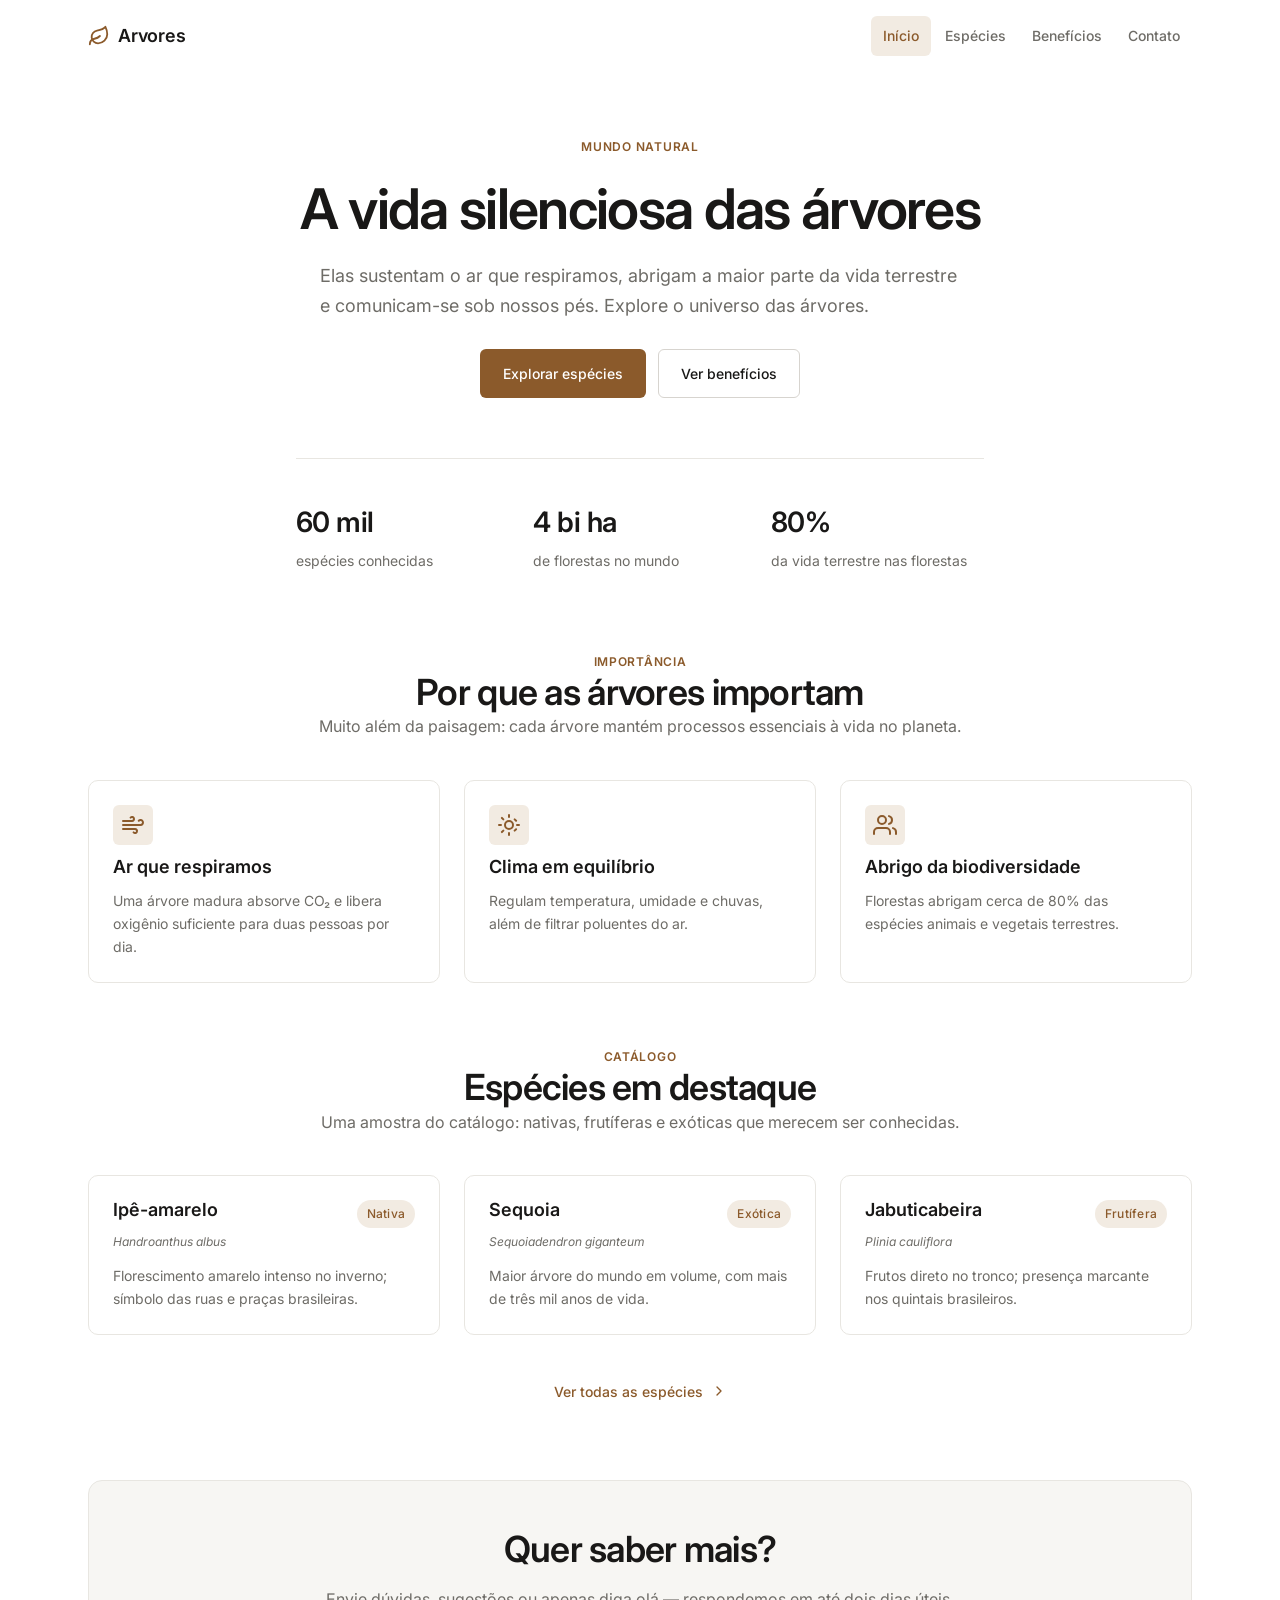
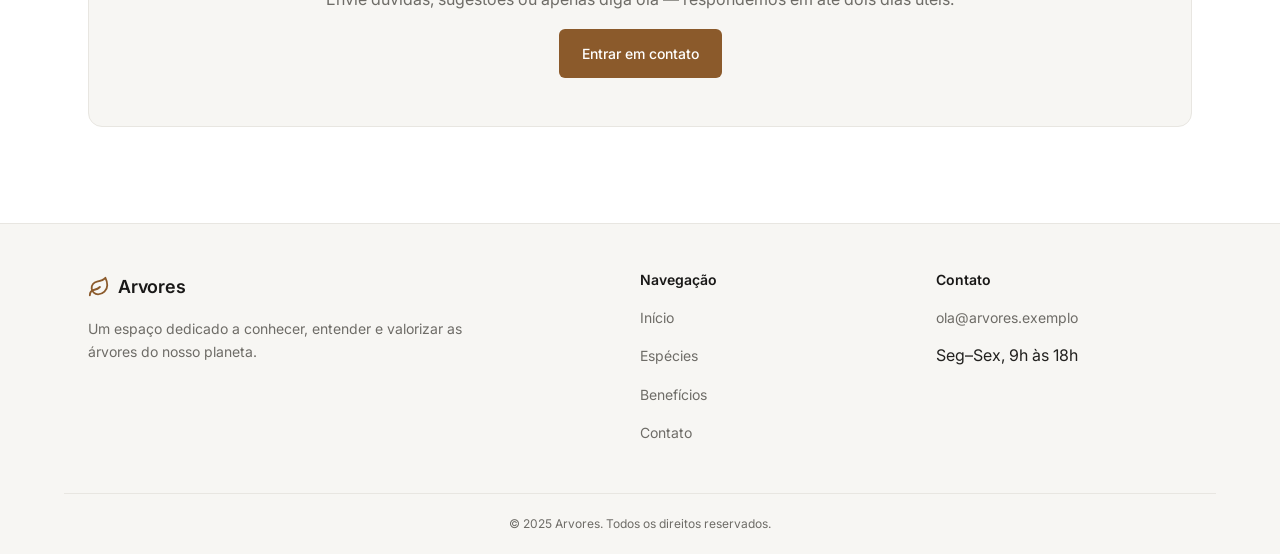
<file: index.html>
<!DOCTYPE html>
<html lang="pt-BR">
<head>
  <meta charset="UTF-8" />
  <meta name="viewport" content="width=device-width, initial-scale=1.0" />
  <title>Arvores — Explore o mundo das árvores</title>
  <meta name="description" content="Um espaço para conhecer, entender e valorizar as árvores: espécies, benefícios e curiosidades." />
  <link rel="preconnect" href="https://fonts.googleapis.com">
  <link rel="preconnect" href="https://fonts.gstatic.com" crossorigin>
  <link href="https://fonts.googleapis.com/css2?family=Inter:wght@400;500;600&display=swap" rel="stylesheet">
  <link rel="stylesheet" href="css/style.css" />
</head>
<body>
  <a class="skip-link" href="#conteudo">Pular para o conteúdo</a>

  <header class="site-header">
    <div class="container site-header__inner">
      <a href="index.html" class="logo" aria-label="Arvores — página inicial">
        <svg viewBox="0 0 24 24" fill="none" stroke="currentColor" stroke-width="2" stroke-linecap="round" stroke-linejoin="round" aria-hidden="true"><path d="M11 20A7 7 0 0 1 9.8 6.1C15.5 5 17 4.48 19 2c1 2 2 4.18 2 8 0 5.5-4.78 10-10 10Z"/><path d="M2 21c0-3 1.85-5.36 5.08-6C9.5 14.52 12 13 13 12"/></svg>
        Arvores
      </a>
      <nav class="site-nav" aria-label="Navegação principal">
        <a class="site-nav__link" href="index.html" aria-current="page">Início</a>
        <a class="site-nav__link" href="especies.html">Espécies</a>
        <a class="site-nav__link" href="beneficios.html">Benefícios</a>
        <a class="site-nav__link" href="contato.html">Contato</a>
      </nav>
      <button class="nav-toggle" aria-label="Abrir menu" aria-expanded="false" aria-controls="menu-mobile">
        <span></span><span></span><span></span>
      </button>
    </div>
  </header>

  <div class="drawer-overlay"></div>
  <nav class="drawer" id="menu-mobile" aria-label="Menu móvel">
    <a class="drawer__link" href="index.html" aria-current="page">Início</a>
    <a class="drawer__link" href="especies.html">Espécies</a>
    <a class="drawer__link" href="beneficios.html">Benefícios</a>
    <a class="drawer__link" href="contato.html">Contato</a>
  </nav>

  <main id="conteudo">
    <section class="hero">
      <div class="container hero__inner">
        <p class="section-eyebrow reveal">Mundo natural</p>
        <h1 class="hero__title reveal">A vida silenciosa das árvores</h1>
        <p class="hero__sub reveal">Elas sustentam o ar que respiramos, abrigam a maior parte da vida terrestre e comunicam-se sob nossos pés. Explore o universo das árvores.</p>
        <div class="hero__actions reveal">
          <a class="btn btn--primary" href="especies.html">Explorar espécies</a>
          <a class="btn btn--secondary" href="beneficios.html">Ver benefícios</a>
        </div>
        <div class="hero__stats reveal">
          <div class="stat">
            <span class="stat__value">60 mil</span>
            <span class="stat__label">espécies conhecidas</span>
          </div>
          <div class="stat">
            <span class="stat__value">4 bi ha</span>
            <span class="stat__label">de florestas no mundo</span>
          </div>
          <div class="stat">
            <span class="stat__value">80%</span>
            <span class="stat__label">da vida terrestre nas florestas</span>
          </div>
        </div>
      </div>
    </section>

    <section class="section">
      <div class="container">
        <div class="section-header reveal">
          <p class="section-eyebrow">Importância</p>
          <h2 class="section-title">Por que as árvores importam</h2>
          <p class="section-sub">Muito além da paisagem: cada árvore mantém processos essenciais à vida no planeta.</p>
        </div>
        <div class="grid grid--3">
          <article class="card reveal">
            <div class="card__icon">
              <svg viewBox="0 0 24 24" fill="none" stroke="currentColor" stroke-width="2" stroke-linecap="round" stroke-linejoin="round" width="24" height="24"><path d="M9.59 4.59A2 2 0 1 1 11 8H2m10.59 11.41A2 2 0 1 0 14 16H2m15.73-8.27A2.5 2.5 0 1 1 19.5 12H2"/></svg>
            </div>
            <h3 class="card__title">Ar que respiramos</h3>
            <p class="card__text">Uma árvore madura absorve CO₂ e libera oxigênio suficiente para duas pessoas por dia.</p>
          </article>
          <article class="card reveal" style="--reveal-delay:80ms">
            <div class="card__icon">
              <svg viewBox="0 0 24 24" fill="none" stroke="currentColor" stroke-width="2" stroke-linecap="round" stroke-linejoin="round" width="24" height="24"><circle cx="12" cy="12" r="4"/><path d="M12 2v2M12 20v2M4.93 4.93l1.41 1.41M17.66 6.34l1.41 1.41M2 12h2m16 0h2M4.93 19.07l1.41-1.41M17.66 17.66l1.41-1.41"/></svg>
            </div>
            <h3 class="card__title">Clima em equilíbrio</h3>
            <p class="card__text">Regulam temperatura, umidade e chuvas, além de filtrar poluentes do ar.</p>
          </article>
          <article class="card reveal" style="--reveal-delay:160ms">
            <div class="card__icon">
              <svg viewBox="0 0 24 24" fill="none" stroke="currentColor" stroke-width="2" stroke-linecap="round" stroke-linejoin="round" width="24" height="24"><path d="M17 21v-2a4 4 0 0 0-4-4H5a4 4 0 0 0-4 4v2"/><circle cx="9" cy="7" r="4"/><path d="M23 21v-2a4 4 0 0 0-3-3.87"/><path d="M16 3.13a4 4 0 0 1 0 7.75"/></svg>
            </div>
            <h3 class="card__title">Abrigo da biodiversidade</h3>
            <p class="card__text">Florestas abrigam cerca de 80% das espécies animais e vegetais terrestres.</p>
          </article>
        </div>
      </div>
    </section>

    <section class="section">
      <div class="container">
        <div class="section-header reveal">
          <p class="section-eyebrow">Catálogo</p>
          <h2 class="section-title">Espécies em destaque</h2>
          <p class="section-sub">Uma amostra do catálogo: nativas, frutíferas e exóticas que merecem ser conhecidas.</p>
        </div>
        <div class="grid grid--3">
          <article class="card reveal">
            <div class="card__title-row">
              <h3 class="card__title">Ipê-amarelo</h3>
              <span class="badge badge--accent">Nativa</span>
            </div>
            <p class="card__subtitle">Handroanthus albus</p>
            <p class="card__text">Florescimento amarelo intenso no inverno; símbolo das ruas e praças brasileiras.</p>
          </article>
          <article class="card reveal" style="--reveal-delay:80ms">
            <div class="card__title-row">
              <h3 class="card__title">Sequoia</h3>
              <span class="badge badge--accent">Exótica</span>
            </div>
            <p class="card__subtitle">Sequoiadendron giganteum</p>
            <p class="card__text">Maior árvore do mundo em volume, com mais de três mil anos de vida.</p>
          </article>
          <article class="card reveal" style="--reveal-delay:160ms">
            <div class="card__title-row">
              <h3 class="card__title">Jabuticabeira</h3>
              <span class="badge badge--accent">Frutífera</span>
            </div>
            <p class="card__subtitle">Plinia cauliflora</p>
            <p class="card__text">Frutos direto no tronco; presença marcante nos quintais brasileiros.</p>
          </article>
        </div>
        <div class="section-actions reveal">
          <a class="btn btn--ghost" href="especies.html">
            Ver todas as espécies
            <svg viewBox="0 0 24 24" fill="none" stroke="currentColor" stroke-width="2" stroke-linecap="round" stroke-linejoin="round" width="16" height="16" aria-hidden="true"><polyline points="9 18 15 12 9 6"/></svg>
          </a>
        </div>
      </div>
    </section>

    <section class="section">
      <div class="container">
        <div class="cta-band reveal">
          <h2 class="section-title">Quer saber mais?</h2>
          <p class="section-sub">Envie dúvidas, sugestões ou apenas diga olá — respondemos em até dois dias úteis.</p>
          <a class="btn btn--primary" href="contato.html">Entrar em contato</a>
        </div>
      </div>
    </section>
  </main>

  <footer class="site-footer">
    <div class="container site-footer__inner">
      <div class="site-footer__brand">
        <a href="index.html" class="logo">
          <svg viewBox="0 0 24 24" fill="none" stroke="currentColor" stroke-width="2" stroke-linecap="round" stroke-linejoin="round" aria-hidden="true"><path d="M11 20A7 7 0 0 1 9.8 6.1C15.5 5 17 4.48 19 2c1 2 2 4.18 2 8 0 5.5-4.78 10-10 10Z"/><path d="M2 21c0-3 1.85-5.36 5.08-6C9.5 14.52 12 13 13 12"/></svg>
          Arvores
        </a>
        <p>Um espaço dedicado a conhecer, entender e valorizar as árvores do nosso planeta.</p>
      </div>
      <div>
        <h2 class="site-footer__heading">Navegação</h2>
        <ul class="site-footer__links">
          <li><a href="index.html">Início</a></li>
          <li><a href="especies.html">Espécies</a></li>
          <li><a href="beneficios.html">Benefícios</a></li>
          <li><a href="contato.html">Contato</a></li>
        </ul>
      </div>
      <div>
        <h2 class="site-footer__heading">Contato</h2>
        <ul class="site-footer__links">
          <li><a href="mailto:ola@arvores.exemplo">ola@arvores.exemplo</a></li>
          <li>Seg–Sex, 9h às 18h</li>
        </ul>
      </div>
    </div>
    <div class="site-footer__bottom container">
      © 2025 Arvores. Todos os direitos reservados.
    </div>
  </footer>

  <div class="toast-region" aria-live="polite" aria-atomic="true"></div>

  <script src="js/main.js"></script>
</body>
</html>
</file>
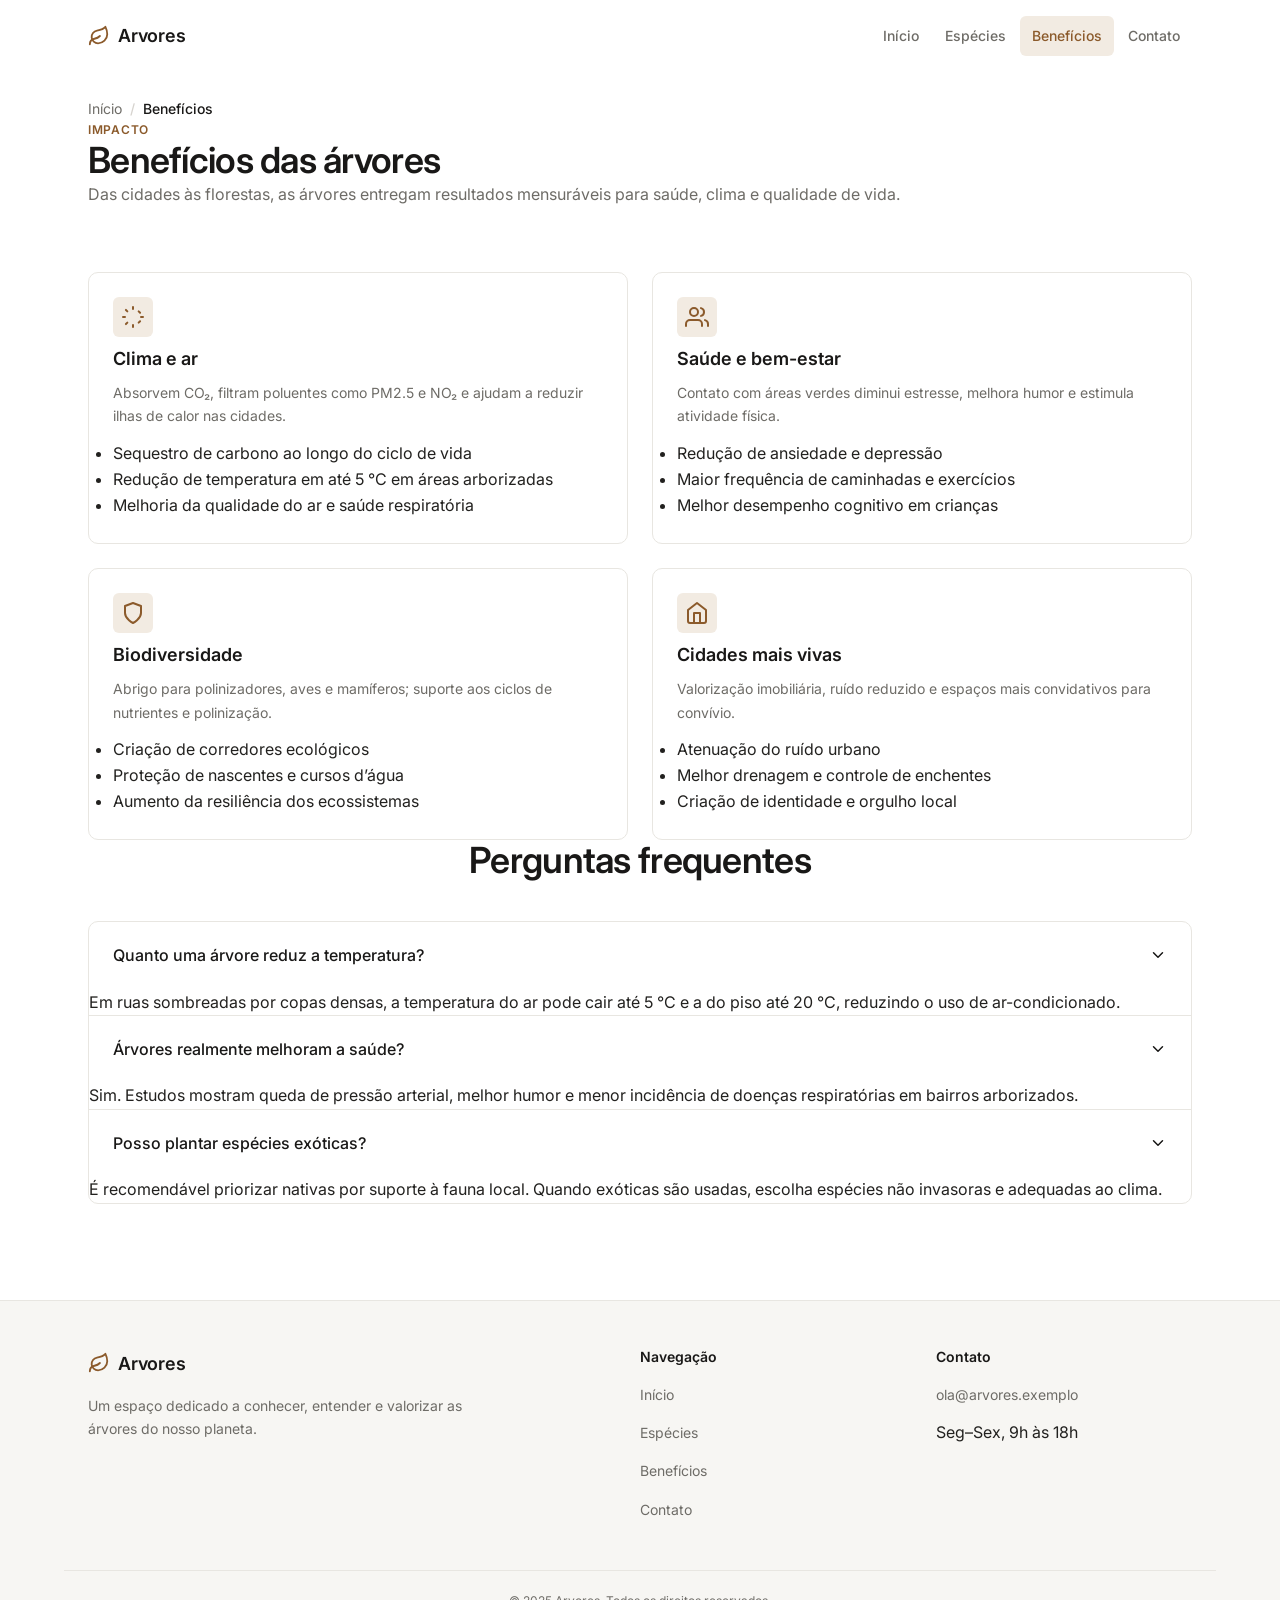
<file: beneficios.html>
<!DOCTYPE html>
<html lang="pt-BR">
<head>
  <meta charset="UTF-8" />
  <meta name="viewport" content="width=device-width, initial-scale=1.0" />
  <title>Benefícios — Arvores</title>
  <meta name="description" content="Descubra como as árvores beneficiam pessoas, cidades e o planeta." />
  <link rel="preconnect" href="https://fonts.googleapis.com">
  <link rel="preconnect" href="https://fonts.gstatic.com" crossorigin>
  <link href="https://fonts.googleapis.com/css2?family=Inter:wght@400;500;600&display=swap" rel="stylesheet">
  <link rel="stylesheet" href="css/style.css" />
</head>
<body>
  <a class="skip-link" href="#conteudo">Pular para o conteúdo</a>

  <header class="site-header">
    <div class="container site-header__inner">
      <a href="index.html" class="logo" aria-label="Arvores — página inicial">
        <svg viewBox="0 0 24 24" fill="none" stroke="currentColor" stroke-width="2" stroke-linecap="round" stroke-linejoin="round" aria-hidden="true"><path d="M11 20A7 7 0 0 1 9.8 6.1C15.5 5 17 4.48 19 2c1 2 2 4.18 2 8 0 5.5-4.78 10-10 10Z"/><path d="M2 21c0-3 1.85-5.36 5.08-6C9.5 14.52 12 13 13 12"/></svg>
        Arvores
      </a>
      <nav class="site-nav" aria-label="Navegação principal">
        <a class="site-nav__link" href="index.html">Início</a>
        <a class="site-nav__link" href="especies.html">Espécies</a>
        <a class="site-nav__link" href="beneficios.html" aria-current="page">Benefícios</a>
        <a class="site-nav__link" href="contato.html">Contato</a>
      </nav>
      <button class="nav-toggle" aria-label="Abrir menu" aria-expanded="false" aria-controls="menu-mobile">
        <span></span><span></span><span></span>
      </button>
    </div>
  </header>

  <div class="drawer-overlay"></div>
  <nav class="drawer" id="menu-mobile" aria-label="Menu móvel">
    <a class="drawer__link" href="index.html">Início</a>
    <a class="drawer__link" href="especies.html">Espécies</a>
    <a class="drawer__link" href="beneficios.html" aria-current="page">Benefícios</a>
    <a class="drawer__link" href="contato.html">Contato</a>
  </nav>

  <main id="conteudo">
    <nav class="breadcrumbs container" aria-label="Trilha de navegação">
      <ol>
        <li><a href="index.html">Início</a></li>
        <li aria-current="page">Benefícios</li>
      </ol>
    </nav>

    <section class="page-header">
      <div class="container page-header__inner">
        <p class="section-eyebrow">Impacto</p>
        <h1 class="section-title">Benefícios das árvores</h1>
        <p class="section-sub">Das cidades às florestas, as árvores entregam resultados mensuráveis para saúde, clima e qualidade de vida.</p>
      </div>
    </section>

    <section class="section">
      <div class="container">
        <div class="grid grid--2">
          <article class="card reveal">
            <div class="card__icon">
              <svg viewBox="0 0 24 24" fill="none" stroke="currentColor" stroke-width="2" stroke-linecap="round" stroke-linejoin="round" width="24" height="24"><path d="M12 2v2M12 20v2M4.93 4.93l1.41 1.41M17.66 6.34l1.41 1.41M2 12h2m16 0h2M4.93 19.07l1.41-1.41M17.66 17.66l1.41-1.41"/></svg>
            </div>
            <h3 class="card__title">Clima e ar</h3>
            <p class="card__text">Absorvem CO₂, filtram poluentes como PM2.5 e NO₂ e ajudam a reduzir ilhas de calor nas cidades.</p>
            <ul class="card__list">
              <li>Sequestro de carbono ao longo do ciclo de vida</li>
              <li>Redução de temperatura em até 5 °C em áreas arborizadas</li>
              <li>Melhoria da qualidade do ar e saúde respiratória</li>
            </ul>
          </article>

          <article class="card reveal" style="--reveal-delay:80ms">
            <div class="card__icon">
              <svg viewBox="0 0 24 24" fill="none" stroke="currentColor" stroke-width="2" stroke-linecap="round" stroke-linejoin="round" width="24" height="24"><path d="M17 21v-2a4 4 0 0 0-4-4H5a4 4 0 0 0-4 4v2"/><circle cx="9" cy="7" r="4"/><path d="M23 21v-2a4 4 0 0 0-3-3.87"/><path d="M16 3.13a4 4 0 0 1 0 7.75"/></svg>
            </div>
            <h3 class="card__title">Saúde e bem-estar</h3>
            <p class="card__text">Contato com áreas verdes diminui estresse, melhora humor e estimula atividade física.</p>
            <ul class="card__list">
              <li>Redução de ansiedade e depressão</li>
              <li>Maior frequência de caminhadas e exercícios</li>
              <li>Melhor desempenho cognitivo em crianças</li>
            </ul>
          </article>

          <article class="card reveal">
            <div class="card__icon">
              <svg viewBox="0 0 24 24" fill="none" stroke="currentColor" stroke-width="2" stroke-linecap="round" stroke-linejoin="round" width="24" height="24"><path d="M12 22s8-4 8-10V5l-8-3-8 3v7c0 6 8 10 8 10z"/></svg>
            </div>
            <h3 class="card__title">Biodiversidade</h3>
            <p class="card__text">Abrigo para polinizadores, aves e mamíferos; suporte aos ciclos de nutrientes e polinização.</p>
            <ul class="card__list">
              <li>Criação de corredores ecológicos</li>
              <li>Proteção de nascentes e cursos d’água</li>
              <li>Aumento da resiliência dos ecossistemas</li>
            </ul>
          </article>

          <article class="card reveal" style="--reveal-delay:80ms">
            <div class="card__icon">
              <svg viewBox="0 0 24 24" fill="none" stroke="currentColor" stroke-width="2" stroke-linecap="round" stroke-linejoin="round" width="24" height="24"><path d="M3 9l9-7 9 7v11a2 2 0 0 1-2 2H5a2 2 0 0 1-2-2z"/><polyline points="9 22 9 12 15 12 15 22"/></svg>
            </div>
            <h3 class="card__title">Cidades mais vivas</h3>
            <p class="card__text">Valorização imobiliária, ruído reduzido e espaços mais convidativos para convívio.</p>
            <ul class="card__list">
              <li>Atenuação do ruído urbano</li>
              <li>Melhor drenagem e controle de enchentes</li>
              <li>Criação de identidade e orgulho local</li>
            </ul>
          </article>
        </div>

        <div class="section-header reveal" style="margin-top: var(--space-16)">
          <h2 class="section-title">Perguntas frequentes</h2>
        </div>

        <div class="accordion reveal" aria-label="FAQ sobre benefícios">
          <div class="accordion__item">
            <button class="accordion__trigger" aria-expanded="false">
              <span>Quanto uma árvore reduz a temperatura?</span>
              <svg viewBox="0 0 24 24" fill="none" stroke="currentColor" stroke-width="2" stroke-linecap="round" stroke-linejoin="round" width="18" height="18" aria-hidden="true"><polyline points="6 9 12 15 18 9"/></svg>
            </button>
            <div class="accordion__panel">
              <p>Em ruas sombreadas por copas densas, a temperatura do ar pode cair até 5 °C e a do piso até 20 °C, reduzindo o uso de ar-condicionado.</p>
            </div>
          </div>
          <div class="accordion__item">
            <button class="accordion__trigger" aria-expanded="false">
              <span>Árvores realmente melhoram a saúde?</span>
              <svg viewBox="0 0 24 24" fill="none" stroke="currentColor" stroke-width="2" stroke-linecap="round" stroke-linejoin="round" width="18" height="18" aria-hidden="true"><polyline points="6 9 12 15 18 9"/></svg>
            </button>
            <div class="accordion__panel">
              <p>Sim. Estudos mostram queda de pressão arterial, melhor humor e menor incidência de doenças respiratórias em bairros arborizados.</p>
            </div>
          </div>
          <div class="accordion__item">
            <button class="accordion__trigger" aria-expanded="false">
              <span>Posso plantar espécies exóticas?</span>
              <svg viewBox="0 0 24 24" fill="none" stroke="currentColor" stroke-width="2" stroke-linecap="round" stroke-linejoin="round" width="18" height="18" aria-hidden="true"><polyline points="6 9 12 15 18 9"/></svg>
            </button>
            <div class="accordion__panel">
              <p>É recomendável priorizar nativas por suporte à fauna local. Quando exóticas são usadas, escolha espécies não invasoras e adequadas ao clima.</p>
            </div>
          </div>
        </div>
      </div>
    </section>
  </main>

  <footer class="site-footer">
    <div class="container site-footer__inner">
      <div class="site-footer__brand">
        <a href="index.html" class="logo">
          <svg viewBox="0 0 24 24" fill="none" stroke="currentColor" stroke-width="2" stroke-linecap="round" stroke-linejoin="round" aria-hidden="true"><path d="M11 20A7 7 0 0 1 9.8 6.1C15.5 5 17 4.48 19 2c1 2 2 4.18 2 8 0 5.5-4.78 10-10 10Z"/><path d="M2 21c0-3 1.85-5.36 5.08-6C9.5 14.52 12 13 13 12"/></svg>
          Arvores
        </a>
        <p>Um espaço dedicado a conhecer, entender e valorizar as árvores do nosso planeta.</p>
      </div>
      <div>
        <h2 class="site-footer__heading">Navegação</h2>
        <ul class="site-footer__links">
          <li><a href="index.html">Início</a></li>
          <li><a href="especies.html">Espécies</a></li>
          <li><a href="beneficios.html">Benefícios</a></li>
          <li><a href="contato.html">Contato</a></li>
        </ul>
      </div>
      <div>
        <h2 class="site-footer__heading">Contato</h2>
        <ul class="site-footer__links">
          <li><a href="mailto:ola@arvores.exemplo">ola@arvores.exemplo</a></li>
          <li>Seg–Sex, 9h às 18h</li>
        </ul>
      </div>
    </div>
    <div class="site-footer__bottom container">
      © 2025 Arvores. Todos os direitos reservados.
    </div>
  </footer>

  <div class="toast-region" aria-live="polite" aria-atomic="true"></div>
  <script src="js/main.js"></script>
</body>
</html>
</file>
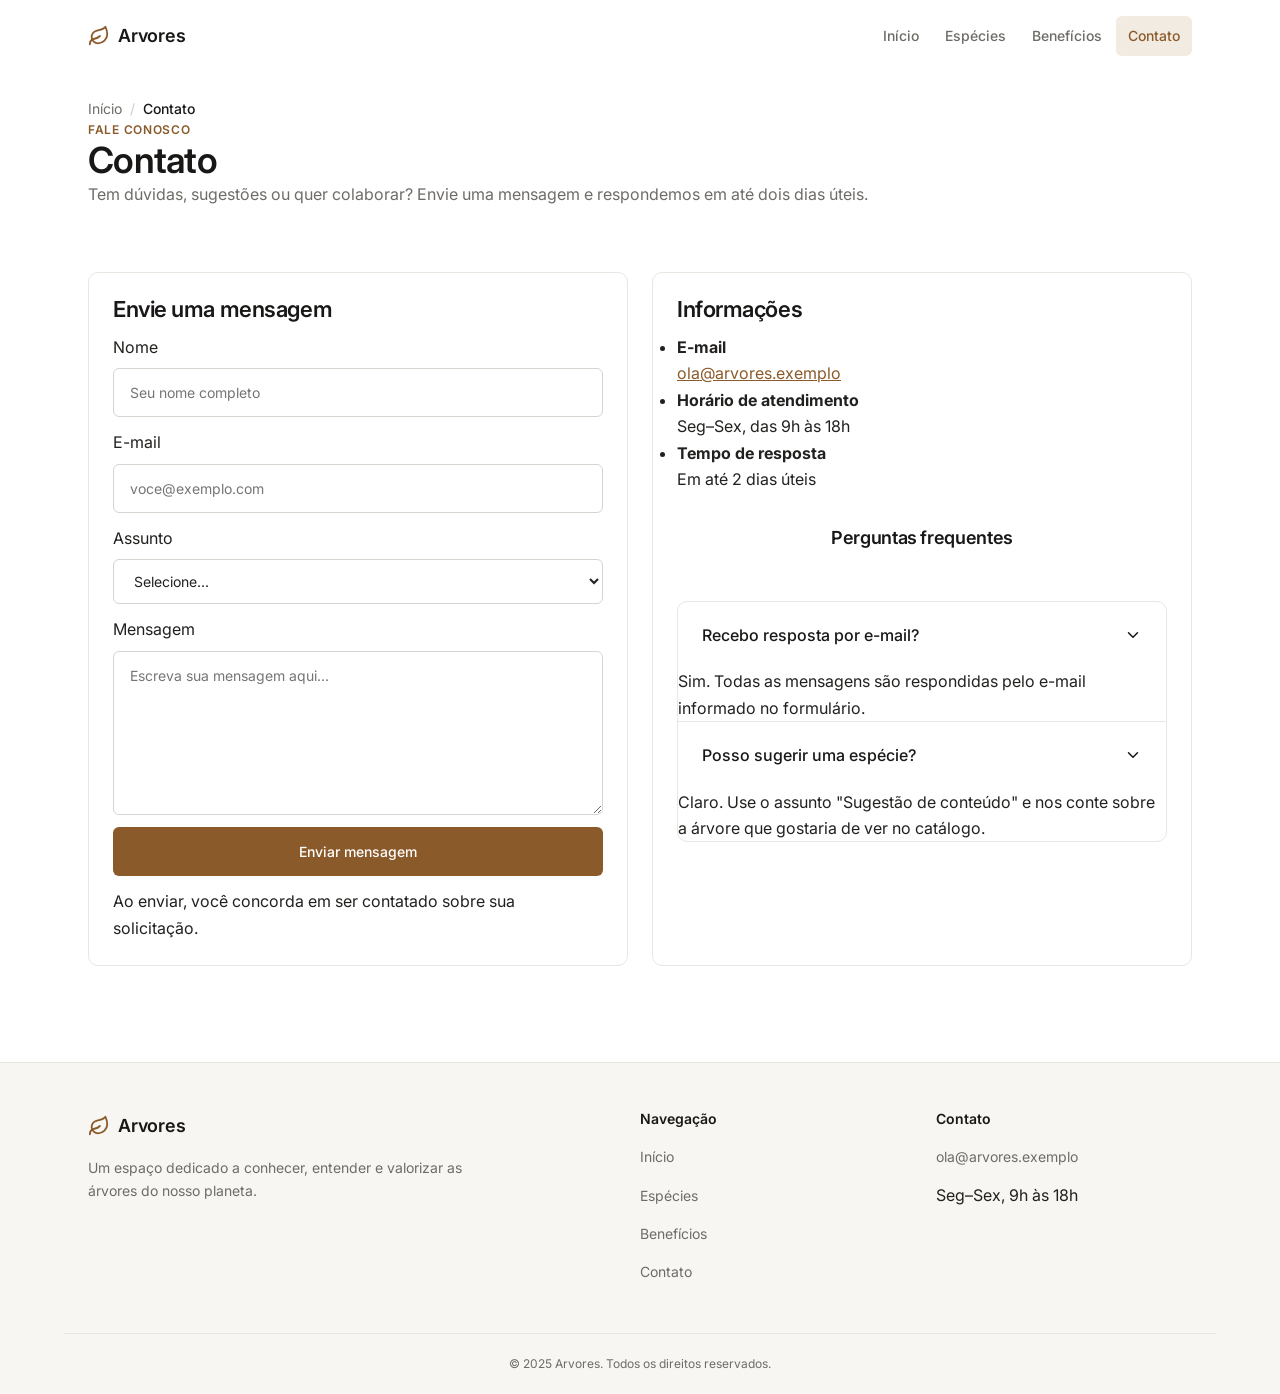
<file: contato.html>
<!DOCTYPE html>
<html lang="pt-BR">
<head>
  <meta charset="UTF-8" />
  <meta name="viewport" content="width=device-width, initial-scale=1.0" />
  <title>Contato — Arvores</title>
  <meta name="description" content="Entre em contato, envie dúvidas ou sugestões sobre árvores." />
  <link rel="preconnect" href="https://fonts.googleapis.com">
  <link rel="preconnect" href="https://fonts.gstatic.com" crossorigin>
  <link href="https://fonts.googleapis.com/css2?family=Inter:wght@400;500;600&display=swap" rel="stylesheet">
  <link rel="stylesheet" href="css/style.css" />
</head>
<body>
  <a class="skip-link" href="#conteudo">Pular para o conteúdo</a>

  <header class="site-header">
    <div class="container site-header__inner">
      <a href="index.html" class="logo" aria-label="Arvores — página inicial">
        <svg viewBox="0 0 24 24" fill="none" stroke="currentColor" stroke-width="2" stroke-linecap="round" stroke-linejoin="round" aria-hidden="true"><path d="M11 20A7 7 0 0 1 9.8 6.1C15.5 5 17 4.48 19 2c1 2 2 4.18 2 8 0 5.5-4.78 10-10 10Z"/><path d="M2 21c0-3 1.85-5.36 5.08-6C9.5 14.52 12 13 13 12"/></svg>
        Arvores
      </a>
      <nav class="site-nav" aria-label="Navegação principal">
        <a class="site-nav__link" href="index.html">Início</a>
        <a class="site-nav__link" href="especies.html">Espécies</a>
        <a class="site-nav__link" href="beneficios.html">Benefícios</a>
        <a class="site-nav__link" href="contato.html" aria-current="page">Contato</a>
      </nav>
      <button class="nav-toggle" aria-label="Abrir menu" aria-expanded="false" aria-controls="menu-mobile">
        <span></span><span></span><span></span>
      </button>
    </div>
  </header>

  <div class="drawer-overlay"></div>
  <nav class="drawer" id="menu-mobile" aria-label="Menu móvel">
    <a class="drawer__link" href="index.html">Início</a>
    <a class="drawer__link" href="especies.html">Espécies</a>
    <a class="drawer__link" href="beneficios.html">Benefícios</a>
    <a class="drawer__link" href="contato.html" aria-current="page">Contato</a>
  </nav>

  <main id="conteudo">
    <nav class="breadcrumbs container" aria-label="Trilha de navegação">
      <ol>
        <li><a href="index.html">Início</a></li>
        <li aria-current="page">Contato</li>
      </ol>
    </nav>

    <section class="page-header">
      <div class="container page-header__inner">
        <p class="section-eyebrow">Fale conosco</p>
        <h1 class="section-title">Contato</h1>
        <p class="section-sub">Tem dúvidas, sugestões ou quer colaborar? Envie uma mensagem e respondemos em até dois dias úteis.</p>
      </div>
    </section>

    <section class="section">
      <div class="container">
        <div class="grid grid--2">
          <form class="card js-contact-form" novalidate>
            <h2 class="section-title" style="font-size: var(--text-xl);">Envie uma mensagem</h2>

            <div class="field">
              <label for="nome">Nome</label>
              <input class="input" id="nome" name="nome" type="text" placeholder="Seu nome completo" required />
            </div>

            <div class="field">
              <label for="email">E-mail</label>
              <input class="input" id="email" name="email" type="email" placeholder="voce@exemplo.com" required />
            </div>

            <div class="field">
              <label for="assunto">Assunto</label>
              <select class="select" id="assunto" name="assunto" required>
                <option value="">Selecione...</option>
                <option>Dúvida sobre espécies</option>
                <option>Sugestão de conteúdo</option>
                <option>Colaboração</option>
                <option>Outro</option>
              </select>
            </div>

            <div class="field">
              <label for="mensagem">Mensagem</label>
              <textarea class="textarea" id="mensagem" name="mensagem" rows="6" placeholder="Escreva sua mensagem aqui..." required></textarea>
            </div>

            <div class="form-status" id="form-status" aria-live="polite"></div>

            <button class="btn btn--primary" type="submit">Enviar mensagem</button>
            <p class="hint">Ao enviar, você concorda em ser contatado sobre sua solicitação.</p>
          </form>

          <aside class="card">
            <h3 class="section-title" style="font-size: var(--text-xl);">Informações</h3>
            <ul class="card__list">
              <li><strong>E-mail</strong><br><a href="mailto:ola@arvores.exemplo">ola@arvores.exemplo</a></li>
              <li><strong>Horário de atendimento</strong><br>Seg–Sex, das 9h às 18h</li>
              <li><strong>Tempo de resposta</strong><br>Em até 2 dias úteis</li>
            </ul>

            <div class="section-header" style="margin-top: var(--space-6)">
              <h3 class="section-title" style="font-size: var(--text-lg);">Perguntas frequentes</h3>
            </div>

            <div class="accordion" aria-label="FAQ de contato">
              <div class="accordion__item">
                <button class="accordion__trigger" aria-expanded="false">
                  <span>Recebo resposta por e-mail?</span>
                  <svg viewBox="0 0 24 24" fill="none" stroke="currentColor" stroke-width="2" stroke-linecap="round" stroke-linejoin="round" width="18" height="18" aria-hidden="true"><polyline points="6 9 12 15 18 9"/></svg>
                </button>
                <div class="accordion__panel">
                  <p>Sim. Todas as mensagens são respondidas pelo e-mail informado no formulário.</p>
                </div>
              </div>
              <div class="accordion__item">
                <button class="accordion__trigger" aria-expanded="false">
                  <span>Posso sugerir uma espécie?</span>
                  <svg viewBox="0 0 24 24" fill="none" stroke="currentColor" stroke-width="2" stroke-linecap="round" stroke-linejoin="round" width="18" height="18" aria-hidden="true"><polyline points="6 9 12 15 18 9"/></svg>
                </button>
                <div class="accordion__panel">
                  <p>Claro. Use o assunto "Sugestão de conteúdo" e nos conte sobre a árvore que gostaria de ver no catálogo.</p>
                </div>
              </div>
            </div>
          </aside>
        </div>
      </div>
    </section>
  </main>

  <footer class="site-footer">
    <div class="container site-footer__inner">
      <div class="site-footer__brand">
        <a href="index.html" class="logo">
          <svg viewBox="0 0 24 24" fill="none" stroke="currentColor" stroke-width="2" stroke-linecap="round" stroke-linejoin="round" aria-hidden="true"><path d="M11 20A7 7 0 0 1 9.8 6.1C15.5 5 17 4.48 19 2c1 2 2 4.18 2 8 0 5.5-4.78 10-10 10Z"/><path d="M2 21c0-3 1.85-5.36 5.08-6C9.5 14.52 12 13 13 12"/></svg>
          Arvores
        </a>
        <p>Um espaço dedicado a conhecer, entender e valorizar as árvores do nosso planeta.</p>
      </div>
      <div>
        <h2 class="site-footer__heading">Navegação</h2>
        <ul class="site-footer__links">
          <li><a href="index.html">Início</a></li>
          <li><a href="especies.html">Espécies</a></li>
          <li><a href="beneficios.html">Benefícios</a></li>
          <li><a href="contato.html">Contato</a></li>
        </ul>
      </div>
      <div>
        <h2 class="site-footer__heading">Contato</h2>
        <ul class="site-footer__links">
          <li><a href="mailto:ola@arvores.exemplo">ola@arvores.exemplo</a></li>
          <li>Seg–Sex, 9h às 18h</li>
        </ul>
      </div>
    </div>
    <div class="site-footer__bottom container">
      © 2025 Arvores. Todos os direitos reservados.
    </div>
  </footer>

  <div class="toast-region" aria-live="polite" aria-atomic="true"></div>
  <script src="js/main.js"></script>
</body>
</html>
</file>
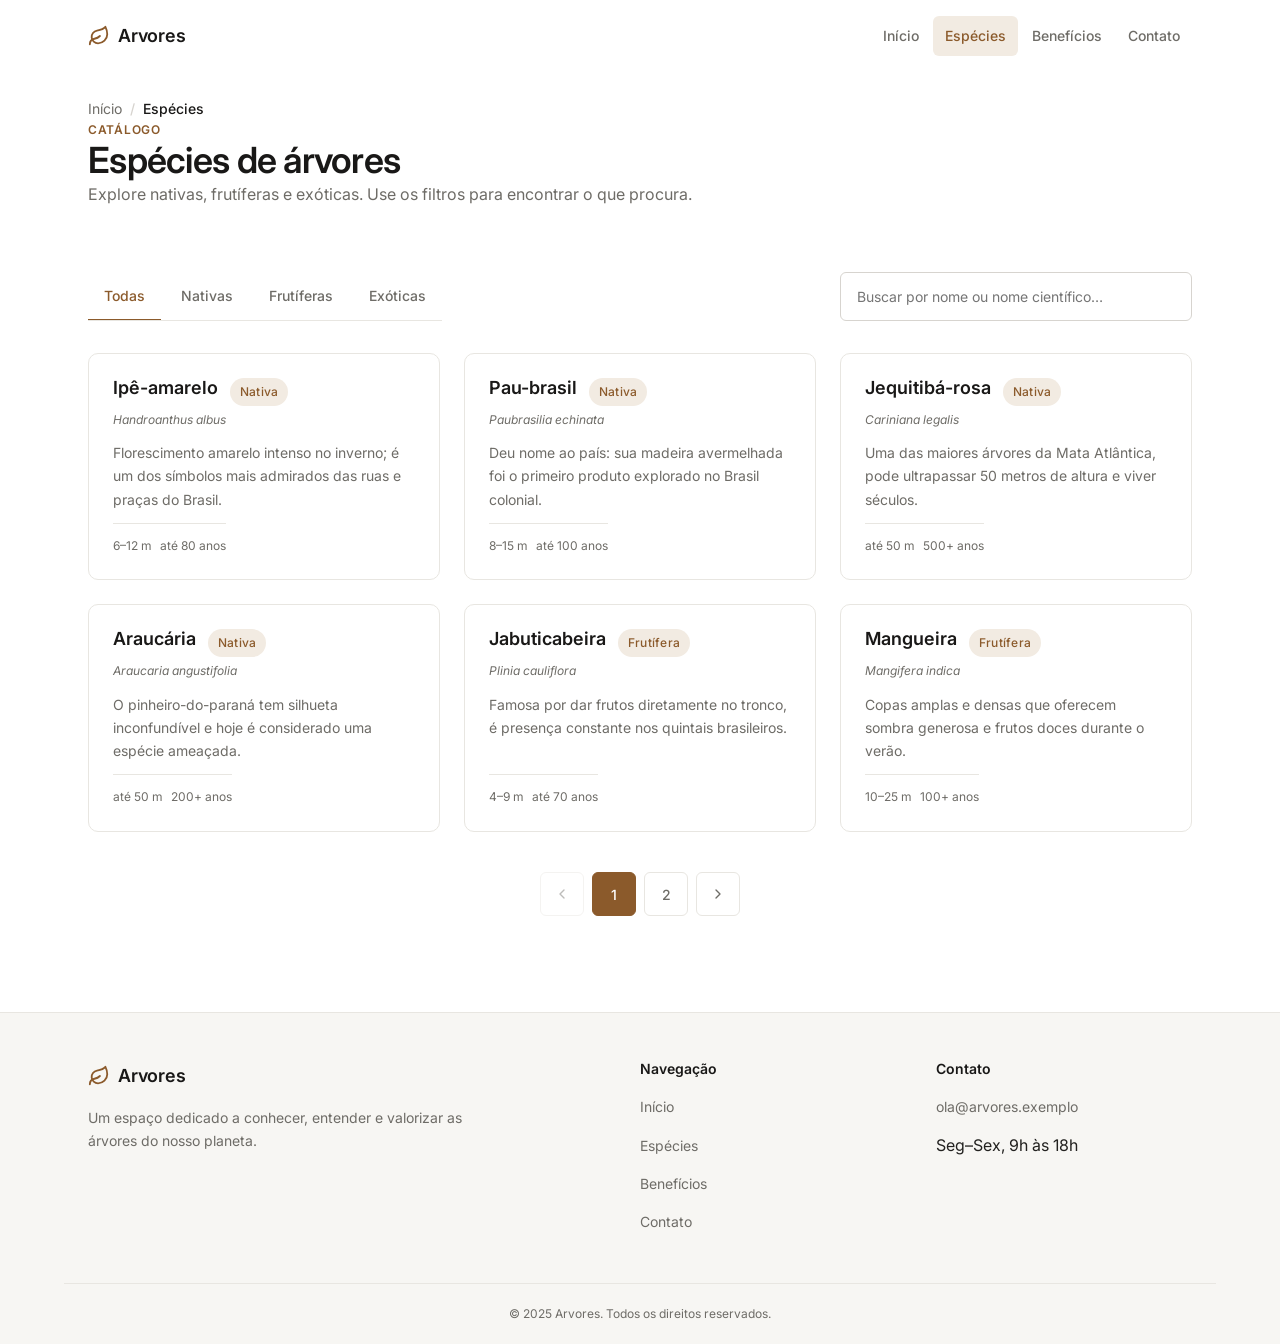
<file: especies.html>
<!DOCTYPE html>
<html lang="pt-BR">
<head>
  <meta charset="UTF-8" />
  <meta name="viewport" content="width=device-width, initial-scale=1.0" />
  <title>Espécies — Arvores</title>
  <meta name="description" content="Catálogo de espécies de árvores: nativas, frutíferas e exóticas." />
  <link rel="preconnect" href="https://fonts.googleapis.com">
  <link rel="preconnect" href="https://fonts.gstatic.com" crossorigin>
  <link href="https://fonts.googleapis.com/css2?family=Inter:wght@400;500;600&display=swap" rel="stylesheet">
  <link rel="stylesheet" href="css/style.css" />
</head>
<body>
  <a class="skip-link" href="#conteudo">Pular para o conteúdo</a>

  <header class="site-header">
    <div class="container site-header__inner">
      <a href="index.html" class="logo" aria-label="Arvores — página inicial">
        <svg viewBox="0 0 24 24" fill="none" stroke="currentColor" stroke-width="2" stroke-linecap="round" stroke-linejoin="round" aria-hidden="true"><path d="M11 20A7 7 0 0 1 9.8 6.1C15.5 5 17 4.48 19 2c1 2 2 4.18 2 8 0 5.5-4.78 10-10 10Z"/><path d="M2 21c0-3 1.85-5.36 5.08-6C9.5 14.52 12 13 13 12"/></svg>
        Arvores
      </a>
      <nav class="site-nav" aria-label="Navegação principal">
        <a class="site-nav__link" href="index.html">Início</a>
        <a class="site-nav__link" href="especies.html" aria-current="page">Espécies</a>
        <a class="site-nav__link" href="beneficios.html">Benefícios</a>
        <a class="site-nav__link" href="contato.html">Contato</a>
      </nav>
      <button class="nav-toggle" aria-label="Abrir menu" aria-expanded="false" aria-controls="menu-mobile">
        <span></span><span></span><span></span>
      </button>
    </div>
  </header>

  <div class="drawer-overlay"></div>
  <nav class="drawer" id="menu-mobile" aria-label="Menu móvel">
    <a class="drawer__link" href="index.html">Início</a>
    <a class="drawer__link" href="especies.html" aria-current="page">Espécies</a>
    <a class="drawer__link" href="beneficios.html">Benefícios</a>
    <a class="drawer__link" href="contato.html">Contato</a>
  </nav>

  <main id="conteudo">
    <nav class="breadcrumbs container" aria-label="Trilha de navegação">
      <ol>
        <li><a href="index.html">Início</a></li>
        <li aria-current="page">Espécies</li>
      </ol>
    </nav>

    <section class="page-header">
      <div class="container page-header__inner">
        <p class="section-eyebrow">Catálogo</p>
        <h1 class="section-title">Espécies de árvores</h1>
        <p class="section-sub">Explore nativas, frutíferas e exóticas. Use os filtros para encontrar o que procura.</p>
      </div>
    </section>

    <section class="section">
      <div class="container">
        <div class="toolbar">
          <div class="tabs" role="tablist" aria-label="Filtrar por categoria">
            <button class="tab" role="tab" aria-selected="true" data-category="todas">Todas</button>
            <button class="tab" role="tab" aria-selected="false" data-category="nativa">Nativas</button>
            <button class="tab" role="tab" aria-selected="false" data-category="frutífera">Frutíferas</button>
            <button class="tab" role="tab" aria-selected="false" data-category="exótica">Exóticas</button>
          </div>
          <div class="field toolbar__search">
            <label class="visually-hidden" for="busca">Buscar espécie</label>
            <input class="input js-catalog-search" id="busca" type="search" placeholder="Buscar por nome ou nome científico…" />
          </div>
        </div>

        <div class="js-catalog">
          <div class="js-catalog-skeletons" hidden>
            <div class="grid grid--3">
              <div class="skeleton-card">
                <div class="skeleton skeleton--title"></div>
                <div class="skeleton skeleton--line"></div>
                <div class="skeleton skeleton--line skeleton--line-short"></div>
              </div>
              <div class="skeleton-card">
                <div class="skeleton skeleton--title"></div>
                <div class="skeleton skeleton--line"></div>
                <div class="skeleton skeleton--line skeleton--line-short"></div>
              </div>
              <div class="skeleton-card">
                <div class="skeleton skeleton--title"></div>
                <div class="skeleton skeleton--line"></div>
                <div class="skeleton skeleton--line skeleton--line-short"></div>
              </div>
              <div class="skeleton-card">
                <div class="skeleton skeleton--title"></div>
                <div class="skeleton skeleton--line"></div>
                <div class="skeleton skeleton--line skeleton--line-short"></div>
              </div>
              <div class="skeleton-card">
                <div class="skeleton skeleton--title"></div>
                <div class="skeleton skeleton--line"></div>
                <div class="skeleton skeleton--line skeleton--line-short"></div>
              </div>
              <div class="skeleton-card">
                <div class="skeleton skeleton--title"></div>
                <div class="skeleton skeleton--line"></div>
                <div class="skeleton skeleton--line skeleton--line-short"></div>
              </div>
            </div>
          </div>

          <div class="grid grid--3 js-catalog-grid"></div>

          <div class="empty-state" role="status">
            <svg viewBox="0 0 24 24" fill="none" stroke="currentColor" stroke-width="2" stroke-linecap="round" stroke-linejoin="round" aria-hidden="true"><path d="M11 20A7 7 0 0 1 9.8 6.1C15.5 5 17 4.48 19 2c1 2 2 4.18 2 8 0 5.5-4.78 10-10 10Z"/><path d="M2 21c0-3 1.85-5.36 5.08-6C9.5 14.52 12 13 13 12"/></svg>
            <p class="empty-state__title">Nenhuma espécie encontrada</p>
            <p>Tente ajustar a busca ou explorar outra categoria do catálogo.</p>
          </div>

          <nav class="pagination" aria-label="Paginação do catálogo"></nav>
        </div>

        <noscript>
          <p class="hint">Ative o JavaScript para explorar o catálogo de espécies.</p>
        </noscript>
      </div>
    </section>
  </main>

  <div class="modal" role="dialog" aria-modal="true" aria-labelledby="modal-title">
    <div class="modal__overlay"></div>
    <div class="modal__dialog">
      <button class="modal__close" aria-label="Fechar detalhes">
        <svg viewBox="0 0 24 24" fill="none" stroke="currentColor" stroke-width="2" stroke-linecap="round" stroke-linejoin="round" width="20" height="20" aria-hidden="true"><line x1="18" y1="6" x2="6" y2="18"/><line x1="6" y1="6" x2="18" y2="18"/></svg>
      </button>
      <span class="badge badge--accent" id="modal-badge">Nativa</span>
      <h2 class="section-title" id="modal-title" style="font-size: var(--text-2xl);">Ipê-amarelo</h2>
      <p class="card__subtitle" id="modal-latin">Handroanthus albus</p>
      <p class="card__text" id="modal-desc">Descrição detalhada da espécie.</p>
      <ul class="modal__facts" id="modal-facts"></ul>
    </div>
  </div>

  <footer class="site-footer">
    <div class="container site-footer__inner">
      <div class="site-footer__brand">
        <a href="index.html" class="logo">
          <svg viewBox="0 0 24 24" fill="none" stroke="currentColor" stroke-width="2" stroke-linecap="round" stroke-linejoin="round" aria-hidden="true"><path d="M11 20A7 7 0 0 1 9.8 6.1C15.5 5 17 4.48 19 2c1 2 2 4.18 2 8 0 5.5-4.78 10-10 10Z"/><path d="M2 21c0-3 1.85-5.36 5.08-6C9.5 14.52 12 13 13 12"/></svg>
          Arvores
        </a>
        <p>Um espaço dedicado a conhecer, entender e valorizar as árvores do nosso planeta.</p>
      </div>
      <div>
        <h2 class="site-footer__heading">Navegação</h2>
        <ul class="site-footer__links">
          <li><a href="index.html">Início</a></li>
          <li><a href="especies.html">Espécies</a></li>
          <li><a href="beneficios.html">Benefícios</a></li>
          <li><a href="contato.html">Contato</a></li>
        </ul>
      </div>
      <div>
        <h2 class="site-footer__heading">Contato</h2>
        <ul class="site-footer__links">
          <li><a href="mailto:ola@arvores.exemplo">ola@arvores.exemplo</a></li>
          <li>Seg–Sex, 9h às 18h</li>
        </ul>
      </div>
    </div>
    <div class="site-footer__bottom container">
      © 2025 Arvores. Todos os direitos reservados.
    </div>
  </footer>

  <div class="toast-region" aria-live="polite" aria-atomic="true"></div>

  <script src="js/main.js"></script>
</body>
</html>
</file>
<file: css/style.css>
:root {
  --color-bg: #ffffff;
  --color-surface: #f7f6f3;
  --color-surface-raised: #ffffff;
  --color-text: #22211f;
  --color-text-muted: #6e6c67;
  --color-heading: #191817;
  --color-accent: #8b5a2b;
  --color-accent-hover: #74491f;
  --color-accent-subtle: #f2ebe2;
  --color-accent-contrast: #ffffff;
  --color-success: #2e7d4f;
  --color-success-subtle: #e9f3ec;
  --color-error: #b3403a;
  --color-error-subtle: #f9ecea;
  --color-border: #e8e6e1;
  --color-border-strong: #d7d4cf;
  --color-overlay: rgb(24 23 20 / 0.4);
  --font-sans: "Inter", system-ui, -apple-system, "Segoe UI", Roboto, sans-serif;
  --text-xs: 0.75rem;
  --text-sm: 0.875rem;
  --text-base: 1rem;
  --text-lg: 1.125rem;
  --text-xl: 1.375rem;
  --text-2xl: 1.75rem;
  --text-3xl: 2.25rem;
  --text-4xl: clamp(2.5rem, 5vw + 1rem, 3.5rem);
  --leading-tight: 1.15;
  --leading-snug: 1.4;
  --leading-normal: 1.65;
  --weight-regular: 400;
  --weight-medium: 500;
  --weight-semibold: 600;
  --tracking-wide: 0.06em;
  --space-1: 0.25rem;
  --space-2: 0.5rem;
  --space-3: 0.75rem;
  --space-4: 1rem;
  --space-5: 1.25rem;
  --space-6: 1.5rem;
  --space-7: 2rem;
  --space-8: 2.5rem;
  --space-9: 3rem;
  --space-10: 4rem;
  --space-11: 5rem;
  --space-12: 6rem;
  --radius-sm: 6px;
  --radius-md: 10px;
  --radius-lg: 14px;
  --radius-full: 999px;
  --shadow-xs: 0 1px 2px rgb(24 23 20 / 0.05);
  --shadow-sm: 0 2px 8px rgb(24 23 20 / 0.06);
  --shadow-md: 0 8px 24px rgb(24 23 20 / 0.08);
  --duration-fast: 150ms;
  --duration-base: 250ms;
  --duration-slow: 400ms;
  --ease-standard: cubic-bezier(0.4, 0, 0.2, 1);
  --ease-out: cubic-bezier(0.22, 1, 0.36, 1);
  --ease-emphasized: cubic-bezier(0.16, 1, 0.3, 1);
  --container-max: 72rem;
  --container-narrow: 46rem;
  --header-height: 4.5rem;
  --z-nav: 100;
  --z-drawer: 200;
  --z-modal: 300;
  --z-toast: 400;
}

*,
*::before,
*::after {
  box-sizing: border-box;
  margin: 0;
  padding: 0;
}
html {
  font-size: 100%;
  scroll-behavior: smooth;
}
body {
  font-family: var(--font-sans);
  font-size: var(--text-base);
  font-weight: var(--weight-regular);
  line-height: var(--leading-normal);
  color: var(--color-text);
  background-color: var(--color-bg);
  -webkit-font-smoothing: antialiased;
  -moz-osx-font-smoothing: grayscale;
  animation: page-in var(--duration-base) var(--ease-standard);
}
h1, h2, h3, h4 {
  color: var(--color-heading);
  line-height: var(--leading-tight);
}
a {
  color: var(--color-accent);
}
button {
  font-family: inherit;
}
[hidden] {
  display: none !important;
}
[id] {
  scroll-margin-top: calc(var(--header-height) + var(--space-4));
}
::selection {
  background-color: var(--color-accent-subtle);
}
:focus-visible {
  outline: 2px solid var(--color-accent);
  outline-offset: 2px;
}

.container {
  max-width: var(--container-max);
  margin-inline: auto;
  padding-inline: var(--space-6);
}
.visually-hidden {
  position: absolute;
  width: 1px;
  height: 1px;
  margin: -1px;
  padding: 0;
  overflow: hidden;
  clip: rect(0 0 0 0);
  white-space: nowrap;
  border: 0;
}
.skip-link {
  position: absolute;
  top: var(--space-3);
  left: var(--space-3);
  z-index: calc(var(--z-toast) + 1);
  padding: var(--space-3) var(--space-4);
  background: var(--color-surface-raised);
  color: var(--color-heading);
  border: 1px solid var(--color-border-strong);
  border-radius: var(--radius-sm);
  font-size: var(--text-sm);
  font-weight: var(--weight-medium);
  text-decoration: none;
  transform: translateY(-200%);
  transition: transform var(--duration-fast) var(--ease-standard);
}
.skip-link:focus-visible {
  transform: translateY(0);
}


.site-header {
  position: sticky;
  top: 0;
  z-index: var(--z-nav);
  background: var(--color-surface-raised);
  border-bottom: 1px solid transparent;
  transition: border-color var(--duration-base) var(--ease-standard), box-shadow var(--duration-base) var(--ease-standard);
}
.site-header.is-scrolled {
  border-color: var(--color-border);
  box-shadow: var(--shadow-xs);
}
.site-header__inner {
  display: flex;
  align-items: center;
  justify-content: space-between;
  gap: var(--space-6);
  height: var(--header-height);
}
.logo {
  display: inline-flex;
  align-items: center;
  gap: var(--space-2);
  font-weight: var(--weight-semibold);
  font-size: var(--text-lg);
  color: var(--color-heading);
  text-decoration: none;
  letter-spacing: -0.01em;
}
.logo svg {
  width: 1.375rem;
  height: 1.375rem;
  color: var(--color-accent);
}
.site-nav {
  display: flex;
  align-items: center;
  gap: 0.125rem;
}
.site-nav__link {
  padding: var(--space-2) var(--space-3);
  border-radius: var(--radius-sm);
  font-size: var(--text-sm);
  font-weight: var(--weight-medium);
  color: var(--color-text-muted);
  text-decoration: none;
  transition: color var(--duration-fast) var(--ease-standard), background-color var(--duration-fast) var(--ease-standard);
}
.site-nav__link:hover {
  color: var(--color-heading);
  background: var(--color-surface);
}
.site-nav__link[aria-current="page"] {
  color: var(--color-accent);
  background: var(--color-accent-subtle);
}
.nav-toggle {
  display: none;
  width: 2.75rem;
  height: 2.75rem;
  border: 0;
  background: transparent;
  cursor: pointer;
  flex-direction: column;
  justify-content: center;
  gap: 4px;
  padding: 0;
}
.nav-toggle span {
  display: block;
  width: 24px;
  height: 2px;
  background: var(--color-heading);
  border-radius: 2px;
}

.drawer {
  position: fixed;
  inset: 0 0 0 auto;
  width: min(20rem, 85vw);
  background: var(--color-surface-raised);
  z-index: var(--z-drawer);
  transform: translateX(100%);
  visibility: hidden;
  padding: var(--space-8) var(--space-6);
  display: flex;
  flex-direction: column;
  gap: var(--space-2);
  box-shadow: var(--shadow-md);
  transition: transform var(--duration-slow) var(--ease-emphasized), visibility 0s var(--duration-slow);
}
.drawer.is-open {
  transform: translateX(0);
  visibility: visible;
  transition: transform var(--duration-slow) var(--ease-emphasized);
}
.drawer__link {
  display: block;
  padding: var(--space-3) var(--space-2);
  font-size: var(--text-base);
  font-weight: var(--weight-medium);
  color: var(--color-text-muted);
  text-decoration: none;
  border-radius: var(--radius-sm);
  transition: color var(--duration-fast) var(--ease-standard), background-color var(--duration-fast) var(--ease-standard);
}
.drawer__link:hover {
  color: var(--color-heading);
  background: var(--color-surface);
}
.drawer__link[aria-current="page"] {
  color: var(--color-accent);
  background: var(--color-accent-subtle);
}
.drawer-overlay {
  position: fixed;
  inset: 0;
  background: var(--color-overlay);
  z-index: calc(var(--z-drawer) - 1);
  opacity: 0;
  visibility: hidden;
  transition: opacity var(--duration-base) var(--ease-standard), visibility 0s var(--duration-base);
}
.drawer-overlay.is-open {
  opacity: 1;
  visibility: visible;
  transition: opacity var(--duration-base) var(--ease-standard);
}

.breadcrumbs {
  padding-block: var(--space-6) 0;
}
.breadcrumbs ol {
  display: flex;
  flex-wrap: wrap;
  gap: var(--space-2);
  list-style: none;
  font-size: var(--text-sm);
  color: var(--color-text-muted);
}
.breadcrumbs li + li::before {
  content: "/";
  margin-right: var(--space-2);
  color: var(--color-border-strong);
}
.breadcrumbs a {
  color: var(--color-text-muted);
  text-decoration: none;
}
.breadcrumbs a:hover {
  color: var(--color-heading);
}
.breadcrumbs [aria-current="page"] {
  color: var(--color-heading);
  font-weight: var(--weight-medium);
}

.btn {
  display: inline-flex;
  align-items: center;
  justify-content: center;
  gap: var(--space-2);
  padding: 0.75rem 1.375rem;
  min-height: 2.75rem;
  border-radius: var(--radius-sm);
  border: 1px solid transparent;
  font: inherit;
  font-size: var(--text-sm);
  font-weight: var(--weight-medium);
  cursor: pointer;
  text-decoration: none;
  transition: background-color var(--duration-fast) var(--ease-standard), border-color var(--duration-fast) var(--ease-standard), color var(--duration-fast) var(--ease-standard), transform var(--duration-fast) var(--ease-standard);
}
.btn:active {
  transform: scale(0.98);
}
.btn--primary {
  background: var(--color-accent);
  color: var(--color-accent-contrast);
}
.btn--primary:hover {
  background: var(--color-accent-hover);
}
.btn--secondary {
  background: transparent;
  color: var(--color-heading);
  border-color: var(--color-border-strong);
}
.btn--secondary:hover {
  border-color: var(--color-accent);
  color: var(--color-accent);
}
.btn--ghost {
  background: transparent;
  color: var(--color-accent);
}
.btn--ghost:hover {
  background: var(--color-accent-subtle);
}
.btn.is-loading {
  pointer-events: none;
  opacity: 0.7;
}
.btn__spinner {
  width: 1rem;
  height: 1rem;
  border: 2px solid currentColor;
  border-right-color: transparent;
  border-radius: 50%;
  animation: spin 600ms linear infinite;
  display: none;
}
.btn.is-loading .btn__spinner {
  display: inline-block;
}

.card {
  background: var(--color-surface-raised);
  border: 1px solid var(--color-border);
  border-radius: var(--radius-md);
  padding: var(--space-6);
  display: flex;
  flex-direction: column;
  gap: var(--space-3);
}
.card--interactive {
  cursor: pointer;
  text-align: left;
  width: 100%;
  font: inherit;
  color: inherit;
  border: 1px solid var(--color-border);
  background: var(--color-surface-raised);
  transition: transform var(--duration-base) var(--ease-out), border-color var(--duration-base) var(--ease-standard), box-shadow var(--duration-base) var(--ease-standard);
}
.card--interactive:hover {
  transform: translateY(-3px);
  border-color: var(--color-border-strong);
  box-shadow: var(--shadow-sm);
}
.card--interactive:active {
  transform: translateY(-1px);
}
.card__icon {
  width: 2.5rem;
  height: 2.5rem;
  display: grid;
  place-items: center;
  border-radius: var(--radius-sm);
  background: var(--color-accent-subtle);
  color: var(--color-accent);
}
.card__title {
  font-size: var(--text-lg);
  font-weight: var(--weight-semibold);
  color: var(--color-heading);
}
.card__title-row {
  display: flex;
  align-items: flex-start;
  justify-content: space-between;
  gap: var(--space-3);
}
.card__subtitle {
  font-size: var(--text-xs);
  font-style: italic;
  color: var(--color-text-muted);
  margin-top: calc(var(--space-2) * -1);
}
.card__text {
  font-size: var(--text-sm);
  color: var(--color-text-muted);
  line-height: var(--leading-normal);
}
.card__meta {
  display: flex;
  flex-wrap: wrap;
  gap: var(--space-2);
  margin-top: auto;
  padding-top: var(--space-3);
  border-top: 1px solid var(--color-border);
  font-size: var(--text-xs);
  color: var(--color-text-muted);
}

.badge {
  display: inline-flex;
  align-items: center;
  padding: 0.25rem 0.625rem;
  border-radius: var(--radius-full);
  font-size: var(--text-xs);
  font-weight: var(--weight-medium);
  letter-spacing: 0.02em;
}
.badge--accent {
  background: var(--color-accent-subtle);
  color: var(--color-accent);
}
.badge--neutral {
  background: var(--color-surface);
  color: var(--color-text-muted);
}

.section {
  padding-block: var(--space-10) 0;
}
.section-header {
  text-align: center;
  margin-bottom: var(--space-8);
}
.section-eyebrow {
  font-size: var(--text-xs);
  font-weight: var(--weight-semibold);
  letter-spacing: var(--tracking-wide);
  text-transform: uppercase;
  color: var(--color-accent);
}
.section-title {
  font-size: var(--text-3xl);
  font-weight: var(--weight-semibold);
  color: var(--color-heading);
  letter-spacing: -0.02em;
}
.section-sub {
  font-size: var(--text-base);
  color: var(--color-text-muted);
}
.section-actions {
  display: flex;
  justify-content: center;
  margin-top: var(--space-7);
}

.grid {
  display: grid;
  gap: var(--space-6);
}
.grid--3 {
  grid-template-columns: repeat(3, 1fr);
}
.grid--2 {
  grid-template-columns: repeat(2, 1fr);
}

.tabs {
  display: flex;
  gap: var(--space-1);
  border-bottom: 1px solid var(--color-border);
  overflow-x: auto;
}
.tab {
  appearance: none;
  background: none;
  border: none;
  padding: var(--space-3) var(--space-4);
  font: inherit;
  font-size: var(--text-sm);
  font-weight: var(--weight-medium);
  color: var(--color-text-muted);
  cursor: pointer;
  border-bottom: 2px solid transparent;
  margin-bottom: -1px;
  white-space: nowrap;
  transition: color var(--duration-fast) var(--ease-standard), border-color var(--duration-fast) var(--ease-standard);
}
.tab:hover {
  color: var(--color-heading);
}
.tab[aria-selected="true"] {
  color: var(--color-accent);
  border-bottom-color: var(--color-accent);
}

.field {
  display: flex;
  flex-direction: column;
  gap: var(--space-2);
}
.label {
  font-size: var(--text-sm);
  font-weight: var(--weight-medium);
  color: var(--color-heading);
}
.input, .textarea, .select {
  width: 100%;
  padding: 0.75rem var(--space-4);
  font: inherit;
  font-size: var(--text-sm);
  color: var(--color-text);
  background: var(--color-surface-raised);
  border: 1px solid var(--color-border-strong);
  border-radius: var(--radius-sm);
  transition: border-color var(--duration-fast) var(--ease-standard), box-shadow var(--duration-fast) var(--ease-standard);
}
.input:focus, .textarea:focus, .select:focus {
  outline: none;
  border-color: var(--color-accent);
  box-shadow: 0 0 0 3px var(--color-accent-subtle);
}
.textarea {
  min-height: 8rem;
  resize: vertical;
}
.field--invalid .input,
.field--invalid .textarea,
.field--invalid .select {
  border-color: var(--color-error);
}
.field-error {
  font-size: var(--text-xs);
  color: var(--color-error);
  display: none;
}
.field--invalid .field-error {
  display: block;
}
.form-status {
  padding: var(--space-4);
  border-radius: var(--radius-sm);
  font-size: var(--text-sm);
  display: none;
}
.form-status--success {
  display: block;
  background: var(--color-success-subtle);
  color: var(--color-success);
}

.accordion {
  display: flex;
  flex-direction: column;
  border: 1px solid var(--color-border);
  border-radius: var(--radius-md);
  background: var(--color-surface-raised);
  overflow: hidden;
}
.accordion__item + .accordion__item {
  border-top: 1px solid var(--color-border);
}
.accordion__trigger {
  display: flex;
  width: 100%;
  align-items: center;
  justify-content: space-between;
  gap: var(--space-4);
  padding: var(--space-5) var(--space-6);
  background: none;
  border: none;
  font: inherit;
  font-size: var(--text-base);
  font-weight: var(--weight-medium);
  color: var(--color-heading);
  text-align: left;
  cursor: pointer;
  transition: background-color var(--duration-fast) var(--ease-standard);
}
.accordion__trigger:hover {
  background: var(--color-surface);
}
.accordion__icon {
  transition: transform var(--duration-base) var(--ease-standard);
}
.accordion__item.is-open .accordion__icon {
  transform: rotate(180deg);
}
.accordion__panel {
  display: grid;
  grid-template-rows: 0fr;
  transition: grid-template-rows var(--duration-base) var(--ease-standard);
}
.accordion__item.is-open .accordion__panel {
  grid-template-rows: 1fr;
}
.accordion__panel-inner {
  overflow: hidden;
}
.accordion__panel-inner p {
  padding: 0 var(--space-6) var(--space-5);
  color: var(--color-text-muted);
  font-size: var(--text-sm);
  line-height: var(--leading-normal);
}

.modal {
  position: fixed;
  inset: 0;
  z-index: var(--z-modal);
  display: grid;
  place-items: center;
  padding: var(--space-6);
  visibility: hidden;
  transition: visibility 0s var(--duration-base);
}
.modal.is-open {
  visibility: visible;
  transition: visibility 0s;
}
.modal__overlay {
  position: absolute;
  inset: 0;
  background: var(--color-overlay);
  opacity: 0;
  transition: opacity var(--duration-base) var(--ease-standard);
}
.modal.is-open .modal__overlay {
  opacity: 1;
}
.modal__dialog {
  position: relative;
  width: min(34rem, 100%);
  max-height: min(80vh, 620px);
  background: var(--color-surface-raised);
  border-radius: var(--radius-lg);
  box-shadow: var(--shadow-md);
  padding: var(--space-7);
  display: flex;
  flex-direction: column;
  gap: var(--space-3);
  overflow-y: auto;
  opacity: 0;
  transform: translateY(12px) scale(0.98);
  transition: opacity var(--duration-base) var(--ease-out), transform var(--duration-base) var(--ease-emphasized);
}
.modal.is-open .modal__dialog {
  opacity: 1;
  transform: none;
}
.modal__close {
  position: absolute;
  top: var(--space-4);
  right: var(--space-4);
  width: 2.5rem;
  height: 2.5rem;
  display: grid;
  place-items: center;
  background: none;
  border: none;
  border-radius: var(--radius-sm);
  color: var(--color-text-muted);
  cursor: pointer;
  transition: background-color var(--duration-fast) var(--ease-standard), color var(--duration-fast) var(--ease-standard);
}
.modal__close:hover {
  background: var(--color-surface);
  color: var(--color-heading);
}
.modal__facts {
  list-style: none;
  margin-top: var(--space-2);
  border-top: 1px solid var(--color-border);
}
.modal__facts li {
  display: flex;
  justify-content: space-between;
  gap: var(--space-4);
  padding: var(--space-3) 0;
  border-bottom: 1px solid var(--color-border);
  font-size: var(--text-sm);
}
.modal__facts li span {
  color: var(--color-text-muted);
}
.modal__facts li strong {
  color: var(--color-heading);
  font-weight: var(--weight-medium);
}

.toast-region {
  position: fixed;
  bottom: var(--space-6);
  left: 50%;
  transform: translateX(-50%);
  z-index: var(--z-toast);
  display: flex;
  flex-direction: column;
  gap: var(--space-3);
  width: min(24rem, calc(100vw - 3rem));
}
.toast {
  display: flex;
  align-items: center;
  gap: var(--space-3);
  padding: var(--space-4) var(--space-5);
  background: var(--color-heading);
  color: #fff;
  border-radius: var(--radius-sm);
  box-shadow: var(--shadow-md);
  font-size: var(--text-sm);
  opacity: 0;
  transform: translateY(8px);
  transition: opacity var(--duration-base) var(--ease-out), transform var(--duration-base) var(--ease-out);
}
.toast.is-visible {
  opacity: 1;
  transform: none;
}
.toast__icon {
  color: #9bd4b0;
  flex-shrink: 0;
}

.pagination {
  display: flex;
  justify-content: center;
  align-items: center;
  gap: var(--space-2);
  margin-top: var(--space-8);
}
.page-btn {
  min-width: 2.75rem;
  height: 2.75rem;
  display: inline-flex;
  align-items: center;
  justify-content: center;
  padding: 0 var(--space-3);
  border: 1px solid var(--color-border);
  border-radius: var(--radius-sm);
  background: var(--color-surface-raised);
  color: var(--color-text-muted);
  font: inherit;
  font-size: var(--text-sm);
  font-weight: var(--weight-medium);
  cursor: pointer;
  transition: border-color var(--duration-fast) var(--ease-standard), color var(--duration-fast) var(--ease-standard);
}
.page-btn:hover:not(:disabled) {
  border-color: var(--color-border-strong);
  color: var(--color-heading);
}
.page-btn[aria-current="page"] {
  background: var(--color-accent);
  border-color: var(--color-accent);
  color: var(--color-accent-contrast);
}
.page-btn:disabled {
  opacity: 0.45;
  cursor: not-allowed;
}

.skeleton {
  border-radius: var(--radius-sm);
  background: var(--color-surface);
  animation: skeleton-pulse 1.5s var(--ease-standard) infinite;
}
.skeleton-card {
  border: 1px solid var(--color-border);
  border-radius: var(--radius-md);
  padding: var(--space-6);
  display: flex;
  flex-direction: column;
  gap: var(--space-4);
  background: var(--color-surface-raised);
}
.skeleton--title {
  height: 1.25rem;
  width: 60%;
}
.skeleton--line {
  height: 0.875rem;
  width: 100%;
}
.skeleton--line-short {
  width: 40%;
  height: 0.875rem;
}

.empty-state {
  display: none;
  flex-direction: column;
  align-items: center;
  text-align: center;
  gap: var(--space-3);
  padding: var(--space-10) var(--space-6);
  border: 1px dashed var(--color-border-strong);
  border-radius: var(--radius-md);
  color: var(--color-text-muted);
}
.empty-state.is-visible {
  display: flex;
}
.empty-state svg {
  width: 2.5rem;
  height: 2.5rem;
  color: var(--color-border-strong);
}
.empty-state__title {
  font-size: var(--text-lg);
  font-weight: var(--weight-semibold);
  color: var(--color-heading);
}
.empty-state p {
  font-size: var(--text-sm);
  max-width: 28rem;
}

.site-footer {
  margin-top: var(--space-12);
  border-top: 1px solid var(--color-border);
  background: var(--color-surface);
}
.site-footer__inner {
  display: grid;
  gap: var(--space-8);
  padding-block: var(--space-9);
  grid-template-columns: 2fr 1fr 1fr;
}
.site-footer__brand p {
  color: var(--color-text-muted);
  font-size: var(--text-sm);
  max-width: 24rem;
  line-height: var(--leading-normal);
  margin-top: var(--space-3);
}
.site-footer__heading {
  font-size: var(--text-sm);
  font-weight: var(--weight-semibold);
  color: var(--color-heading);
  margin-bottom: var(--space-4);
}
.site-footer__links {
  list-style: none;
  display: flex;
  flex-direction: column;
  gap: var(--space-3);
}
.site-footer__links a {
  color: var(--color-text-muted);
  font-size: var(--text-sm);
  text-decoration: none;
  transition: color var(--duration-fast) var(--ease-standard);
}
.site-footer__links a:hover {
  color: var(--color-accent);
}
.site-footer__bottom {
  border-top: 1px solid var(--color-border);
  padding-block: var(--space-5);
  font-size: var(--text-xs);
  color: var(--color-text-muted);
  text-align: center;
}

/* ---------- 5. Hero & page patterns ---------- */
.hero {
  padding-block: var(--space-10) var(--space-4);
}
.hero__inner {
  max-width: var(--container-narrow);
  margin-inline: auto;
  display: flex;
  flex-direction: column;
  align-items: center;
  gap: var(--space-5);
}
.hero__title {
  font-size: var(--text-4xl);
  font-weight: var(--weight-semibold);
  color: var(--color-heading);
  line-height: var(--leading-tight);
  letter-spacing: -0.03em;
}
.hero__sub {
  font-size: var(--text-lg);
  color: var(--color-text-muted);
  line-height: var(--leading-normal);
  max-width: 40rem;
}
.hero__actions {
  display: flex;
  flex-wrap: wrap;
  gap: var(--space-3);
  justify-content: center;
  margin-top: var(--space-2);
}
.hero__stats {
  display: grid;
  grid-template-columns: repeat(3, 1fr);
  gap: var(--space-6);
  width: 100%;
  max-width: 48rem;
  margin-top: var(--space-8);
  padding-top: var(--space-8);
  border-top: 1px solid var(--color-border);
}
.stat {
  display: flex;
  flex-direction: column;
  gap: var(--space-1);
}
.stat__value {
  font-size: var(--text-2xl);
  font-weight: var(--weight-semibold);
  color: var(--color-heading);
  letter-spacing: -0.02em;
}
.stat__label {
  font-size: var(--text-sm);
  color: var(--color-text-muted);
}

.cta-band {
  background: var(--color-surface);
  border: 1px solid var(--color-border);
  border-radius: var(--radius-lg);
  padding: var(--space-9) var(--space-6);
  text-align: center;
  display: flex;
  flex-direction: column;
  align-items: center;
  gap: var(--space-4);
}

.split {
  display: grid;
  grid-template-columns: 1fr 1fr;
  gap: var(--space-8);
  align-items: center;
}
.check-list {
  list-style: none;
  display: flex;
  flex-direction: column;
  gap: var(--space-4);
}
.check-list li {
  display: flex;
  gap: var(--space-3);
  align-items: flex-start;
  font-size: var(--text-base);
  color: var(--color-text);
}
.check-list svg {
  flex-shrink: 0;
  width: 1.25rem;
  height: 1.25rem;
  color: var(--color-success);
  margin-top: 2px;
}

.quote {
  max-width: var(--container-narrow);
  margin-inline: auto;
  text-align: center;
  display: flex;
  flex-direction: column;
  gap: var(--space-4);
}
.quote blockquote {
  font-size: var(--text-xl);
  font-weight: var(--weight-medium);
  color: var(--color-heading);
  line-height: var(--leading-snug);
  letter-spacing: -0.01em;
}
.quote figcaption {
  font-size: var(--text-sm);
  color: var(--color-text-muted);
}

.toolbar {
  display: flex;
  gap: var(--space-6);
  justify-content: space-between;
  align-items: flex-end;
  margin-bottom: var(--space-7);
}
.toolbar__search {
  flex: 0 1 22rem;
}

/* ---------- 6. Motion ---------- */
@keyframes page-in {
  from { opacity: 0; }
  to { opacity: 1; }
}
@keyframes spin {
  to { transform: rotate(360deg); }
}
@keyframes skeleton-pulse {
  0%, 100% { opacity: 1; }
  50% { opacity: 0.55; }
}
.js .reveal {
  opacity: 0;
  transform: translateY(12px);
  transition: opacity var(--duration-slow) var(--ease-out), transform var(--duration-slow) var(--ease-out);
  transition-delay: var(--reveal-delay, 0ms);
}
.js .reveal.is-visible {
  opacity: 1;
  transform: none;
}

/* ---------- 7. Responsive ---------- */
@media (max-width: 64rem) {
  .grid--3 {
    grid-template-columns: repeat(2, 1fr);
  }
  .split {
    grid-template-columns: 1fr;
    gap: var(--space-6);
  }
  .site-footer__inner {
    grid-template-columns: 1fr 1fr;
  }
}
@media (max-width: 48rem) {
  .container {
    padding-inline: var(--space-4);
  }
  .site-nav {
    display: none;
  }
  .nav-toggle {
    display: flex;
  }
  .hero__stats {
    grid-template-columns: 1fr;
    gap: var(--space-5);
  }
  .grid--3, .grid--2 {
    grid-template-columns: 1fr;
  }
  .site-footer__inner {
    grid-template-columns: 1fr;
    gap: var(--space-7);
  }
  .toolbar {
    flex-direction: column;
    align-items: stretch;
    gap: var(--space-4);
  }
  .toolbar__search {
    flex: 1 1 auto;
  }
}
@media (prefers-reduced-motion: reduce) {
  html {
    scroll-behavior: auto;
  }
  *, *::before, *::after {
    animation-duration: 0.01ms !important;
    animation-iteration-count: 1 !important;
    transition-duration: 0.01ms !important;
    transition-delay: 0ms !important;
  }
  .js .reveal {
    opacity: 1 !important;
    transform: none !important;
  }
}
</file>
